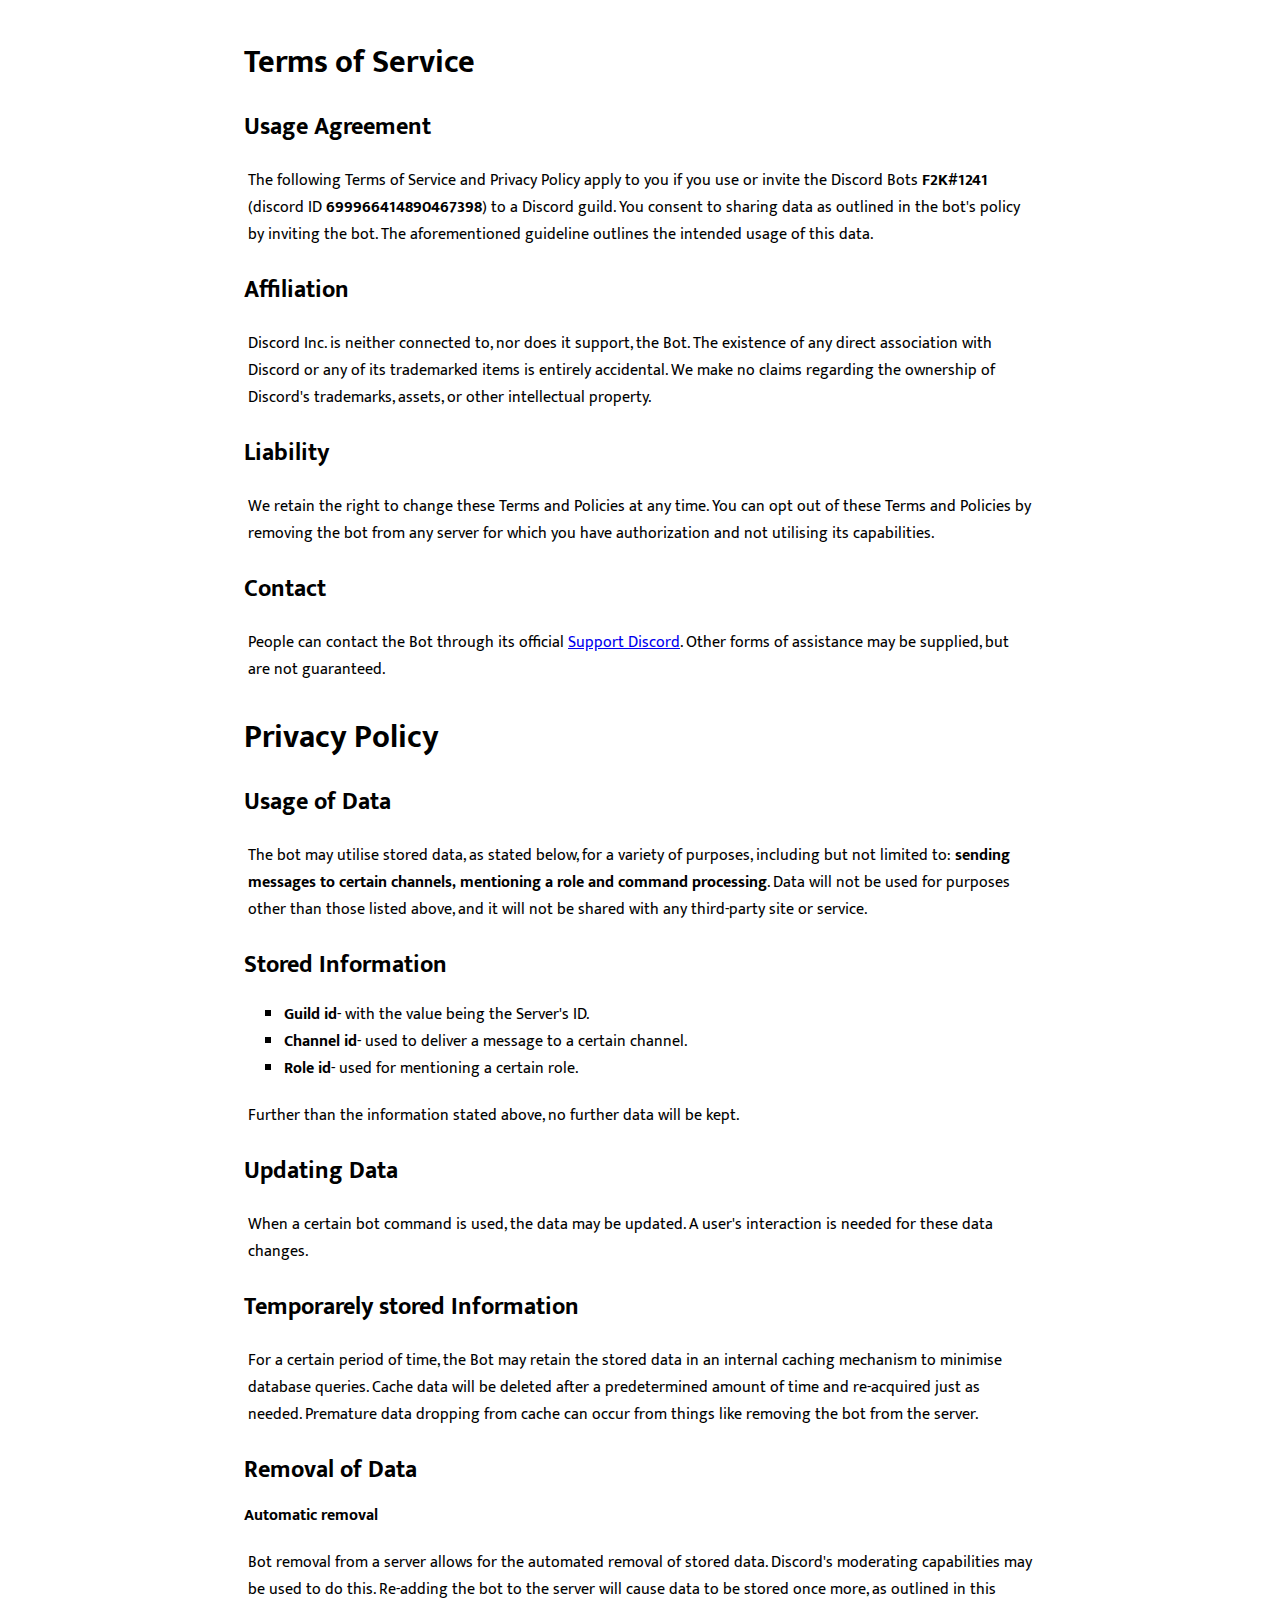
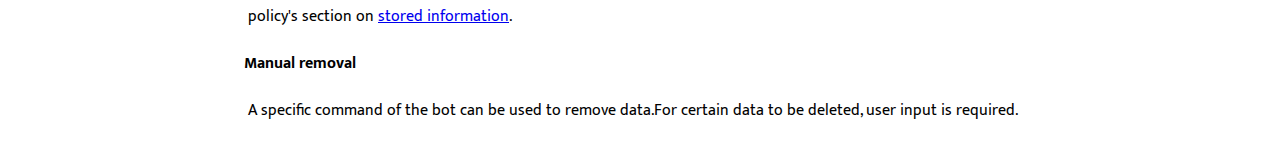
<file: index.html>
<!DOCTYPE html>
<html>
  <head>
    <title>F2K Documentation</title>
    <style>
      @import url("https://fonts.googleapis.com/css?family=Mukta&display=swap");
      body {
        background: white;
        color: #000000;
        font-family: "Mukta", sans-serif;
        font-size: 1em;
      }
      .document,
      dt {
        box-sizing: border-box;
        width: 100%;
        overflow: auto;
        max-width: 50em;
        padding: 0.25em;
        margin-left: auto;
        margin-right: auto;
      }
      p {
        color: #000000;
        font-size: 1em;
        padding: 0.25em;
        max-width: 50em;
      }
      h1,
      h2,
      h3,
      h4,
      h5 {
        margin-top: 0.75em;
        margin-bottom: 0em;
      }
    </style>
  </head>
  <body>
    <div class="document">
      <h1 id="tos">Terms of Service</h1>
      <h2 id="usage-agreement">Usage Agreement</h2>
      <p>
        The following Terms of Service and Privacy Policy apply to you if you
        use or invite the Discord Bots <strong>F2K#1241</strong> (discord ID
        <strong>699966414890467398</strong>) to a Discord guild. You consent to
        sharing data as outlined in the bot's policy by inviting the bot. The
        aforementioned guideline outlines the intended usage of this data.
      </p>
      <h2 id="affiliation">Affiliation</h2>
      <p>
        Discord Inc. is neither connected to, nor does it support, the Bot. The
        existence of any direct association with Discord or any of its
        trademarked items is entirely accidental. We make no claims regarding
        the ownership of Discord's trademarks, assets, or other intellectual
        property.
      </p>
      <h2 id="liability">Liability</h2>
      <p>
        We retain the right to change these Terms and Policies at any time. You
        can opt out of these Terms and Policies by removing the bot from any
        server for which you have authorization and not utilising its
        capabilities.
      </p>
      <h2 id="contact">Contact</h2>
      <p>
        People can contact the Bot through its official
        <a href="https://discord.gg/sufg5es">Support Discord</a>. Other forms of
        assistance may be supplied, but are not guaranteed.
      </p>
      <h1 id="privacy">Privacy Policy</h1>
      <h2>Usage of Data</h2>
      <p>
        The bot may utilise stored data, as stated below, for a variety of
        purposes, including but not limited to:
        <strong
          >sending messages to certain channels, mentioning a role and command
          processing</strong
        >. Data will not be used for purposes other than those listed above, and
        it will not be shared with any third-party site or service.
      </p>
      <h2 id="stored-info">Stored Information</h2>
      <ul style="list-style-type: square">
        <li>
          <strong>Guild id</strong>- with the value being the Server's ID.
        </li>
        <li>
          <strong>Channel id</strong>- used to deliver a message to a certain
          channel.
        </li>
        <li><strong>Role id</strong>- used for mentioning a certain role.</li>
      </ul>
      <p>
        Further than the information stated above, no further data will be kept.
      </p>
      <h2>Updating Data</h2>
      <p>
        When a certain bot command is used, the data may be updated. A user's
        interaction is needed for these data changes.
      </p>
      <h2>Temporarely stored Information</h2>
      <p>
        For a certain period of time, the Bot may retain the stored data in an
        internal caching mechanism to minimise database queries. Cache data will
        be deleted after a predetermined amount of time and re-acquired just as
        needed. Premature data dropping from cache can occur from things like
        removing the bot from the server.
      </p>
      <h2>Removal of Data</h2>
      <h4>Automatic removal</h4>
      <p>
        Bot removal from a server allows for the automated removal of stored
        data. Discord's moderating capabilities may be used to do this.
        Re-adding the bot to the server will cause data to be stored once more,
        as outlined in this policy's section on
        <a href="#stored-info">stored information</a>.
      </p>
      <h4>Manual removal</h4>
      <p>
        A specific command of the bot can be used to remove data.For certain
        data to be deleted, user input is required.
      </p>
    </div>
  </body>
</html>
</file>
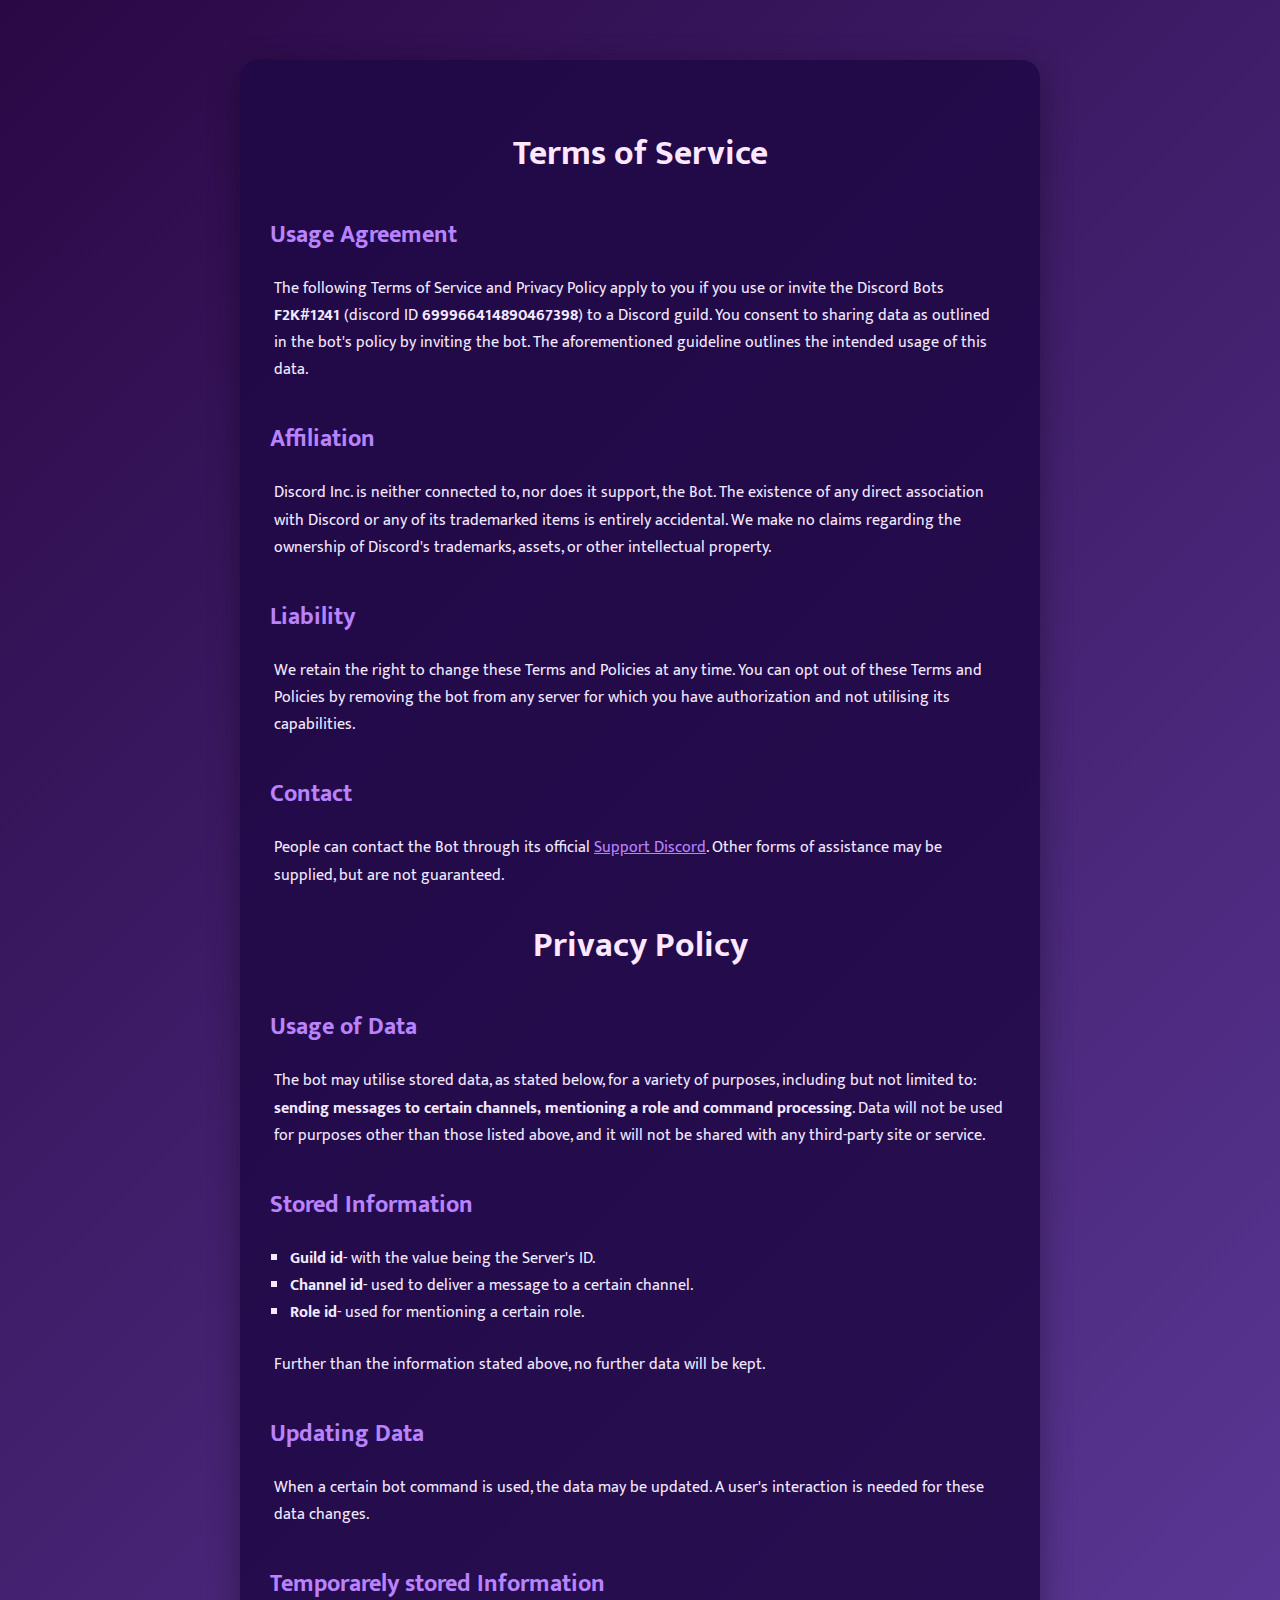
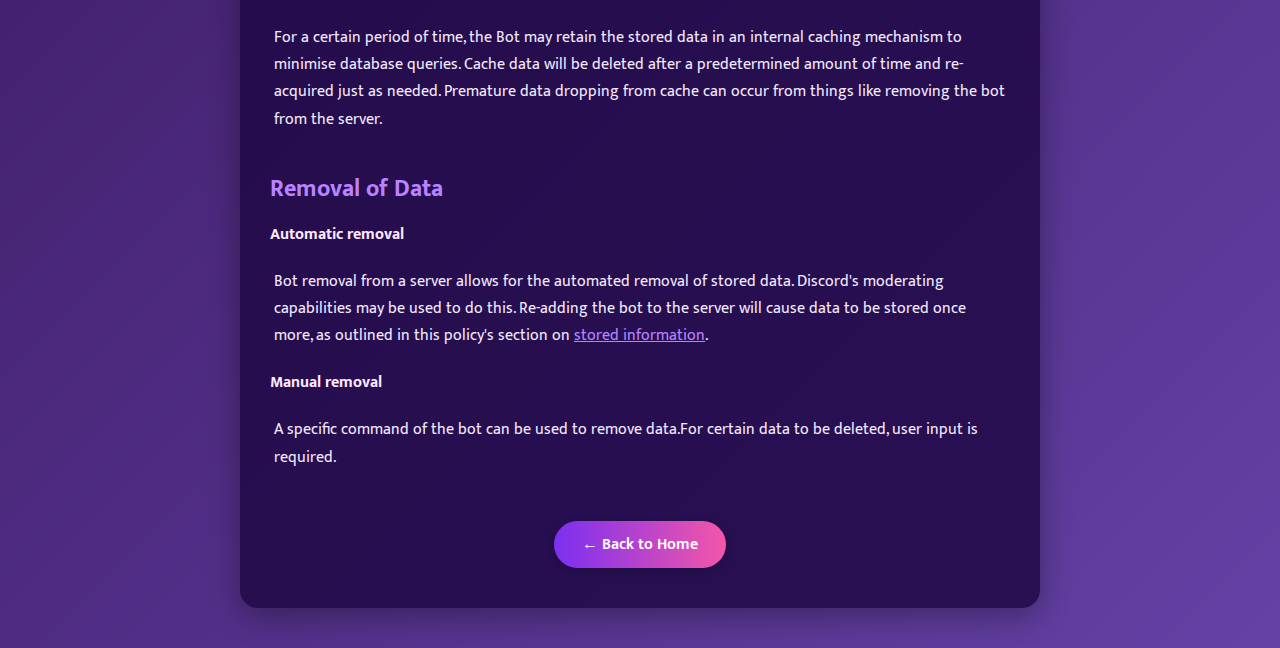
<file: tos.html>
<!DOCTYPE html>
<html>
  <head>
    <title>F2K Terms of service</title>
    <meta charset="UTF-8">
    <meta name="viewport" content="width=device-width, initial-scale=1.0">
    <link rel="icon" type="image/png" href="f2k_title_logo.png">
    <style>
      @import url("https://fonts.googleapis.com/css?family=Mukta&display=swap");
      body {
        background: linear-gradient(135deg, #2a0845 0%, #6441a5 100%);
        color: #fff;
        font-family: "Mukta", sans-serif;
        font-size: 1em;
        margin: 0;
        min-height: 100vh;
        animation: fadeInBg 1.2s;
      }
      .document,
      dt {
        box-sizing: border-box;
        width: 100%;
        overflow: auto;
        max-width: 50em;
        padding: 0.25em;
        margin-left: auto;
        margin-right: auto;
        background: rgba(30, 8, 69, 0.85);
        border-radius: 18px;
        box-shadow: 0 8px 32px #0005;
        padding: 40px 30px;
        margin-top: 60px;
        margin-bottom: 40px;
        animation: fadeInUp 1.2s;
      }
      p, ul {
        color: #f3e9ff;
        font-size: 1em;
        padding: 0.25em;
        max-width: 50em;
        line-height: 1.7;
      }
      h1 {
        text-align: center;
        margin-bottom: 24px;
        font-size: 2.2em;
        color: #ffe7ff;
        animation: popIn 1.2s;
      }
      h2 {
        color: #b983ff;
        margin-top: 32px;
        margin-bottom: 12px;
      }
      h3, h4, h5 {
        color: #ffe7ff;
        margin-top: 0.75em;
        margin-bottom: 0em;
      }
      ul {
        padding-left: 20px;
        list-style-type: square;
      }
      a {
        color: #b983ff;
        text-decoration: underline;
        transition: color 0.2s;
      }
      a:hover {
        color: #f357a8;
      }
      @keyframes fadeInBg {
        from { opacity: 0; }
        to { opacity: 1; }
      }
      @keyframes fadeInUp {
        from { opacity: 0; transform: translateY(40px);}
        to { opacity: 1; transform: translateY(0);}
      }
      @keyframes popIn {
        0% { opacity: 0; transform: scale(0.7);}
        80% { opacity: 1; transform: scale(1.1);}
        100% { transform: scale(1);}
      }
      .back-btn {
        display: inline-block;
        margin-top: 30px;
        background: linear-gradient(90deg, #7b2ff2 0%, #f357a8 100%);
        color: #fff;
        font-weight: 600;
        padding: 10px 28px;
        border-radius: 24px;
        font-size: 1em;
        text-decoration: none;
        box-shadow: 0 2px 8px #0003;
        transition: background 0.2s, transform 0.2s, box-shadow 0.2s;
        animation: popIn 1.4s;
      }
      .back-btn:hover {
        background: linear-gradient(90deg, #f357a8 0%, #7b2ff2 100%);
        color: #fff;
        transform: scale(1.07);
        box-shadow: 0 4px 16px #0004;
      }
    </style>
  </head>
  <body>
    <div class="document">
      <h1 id="tos">Terms of Service</h1>
      <h2 id="usage-agreement">Usage Agreement</h2>
      <p>
        The following Terms of Service and Privacy Policy apply to you if you
        use or invite the Discord Bots <strong>F2K#1241</strong> (discord ID
        <strong>699966414890467398</strong>) to a Discord guild. You consent to
        sharing data as outlined in the bot's policy by inviting the bot. The
        aforementioned guideline outlines the intended usage of this data.
      </p>
      <h2 id="affiliation">Affiliation</h2>
      <p>
        Discord Inc. is neither connected to, nor does it support, the Bot. The
        existence of any direct association with Discord or any of its
        trademarked items is entirely accidental. We make no claims regarding
        the ownership of Discord's trademarks, assets, or other intellectual
        property.
      </p>
      <h2 id="liability">Liability</h2>
      <p>
        We retain the right to change these Terms and Policies at any time. You
        can opt out of these Terms and Policies by removing the bot from any
        server for which you have authorization and not utilising its
        capabilities.
      </p>
      <h2 id="contact">Contact</h2>
      <p>
        People can contact the Bot through its official
        <a href="https://discord.gg/sufg5es">Support Discord</a>. Other forms of
        assistance may be supplied, but are not guaranteed.
      </p>
      <h1 id="privacy">Privacy Policy</h1>
      <h2>Usage of Data</h2>
      <p>
        The bot may utilise stored data, as stated below, for a variety of
        purposes, including but not limited to:
        <strong
          >sending messages to certain channels, mentioning a role and command
          processing</strong
        >. Data will not be used for purposes other than those listed above, and
        it will not be shared with any third-party site or service.
      </p>
      <h2 id="stored-info">Stored Information</h2>
      <ul>
        <li>
          <strong>Guild id</strong>- with the value being the Server's ID.
        </li>
        <li>
          <strong>Channel id</strong>- used to deliver a message to a certain
          channel.
        </li>
        <li><strong>Role id</strong>- used for mentioning a certain role.</li>
      </ul>
      <p>
        Further than the information stated above, no further data will be kept.
      </p>
      <h2>Updating Data</h2>
      <p>
        When a certain bot command is used, the data may be updated. A user's
        interaction is needed for these data changes.
      </p>
      <h2>Temporarely stored Information</h2>
      <p>
        For a certain period of time, the Bot may retain the stored data in an
        internal caching mechanism to minimise database queries. Cache data will
        be deleted after a predetermined amount of time and re-acquired just as
        needed. Premature data dropping from cache can occur from things like
        removing the bot from the server.
      </p>
      <h2>Removal of Data</h2>
      <h4>Automatic removal</h4>
      <p>
        Bot removal from a server allows for the automated removal of stored
        data. Discord's moderating capabilities may be used to do this.
        Re-adding the bot to the server will cause data to be stored once more,
        as outlined in this policy's section on
        <a href="#stored-info">stored information</a>.
      </p>
      <h4>Manual removal</h4>
      <p>
        A specific command of the bot can be used to remove data.For certain
        data to be deleted, user input is required.
      </p>
      <div style="text-align:center;">
        <a href="index.html" class="back-btn">← Back to Home</a>
      </div>
    </div>
  </body>
</html>
</file>
